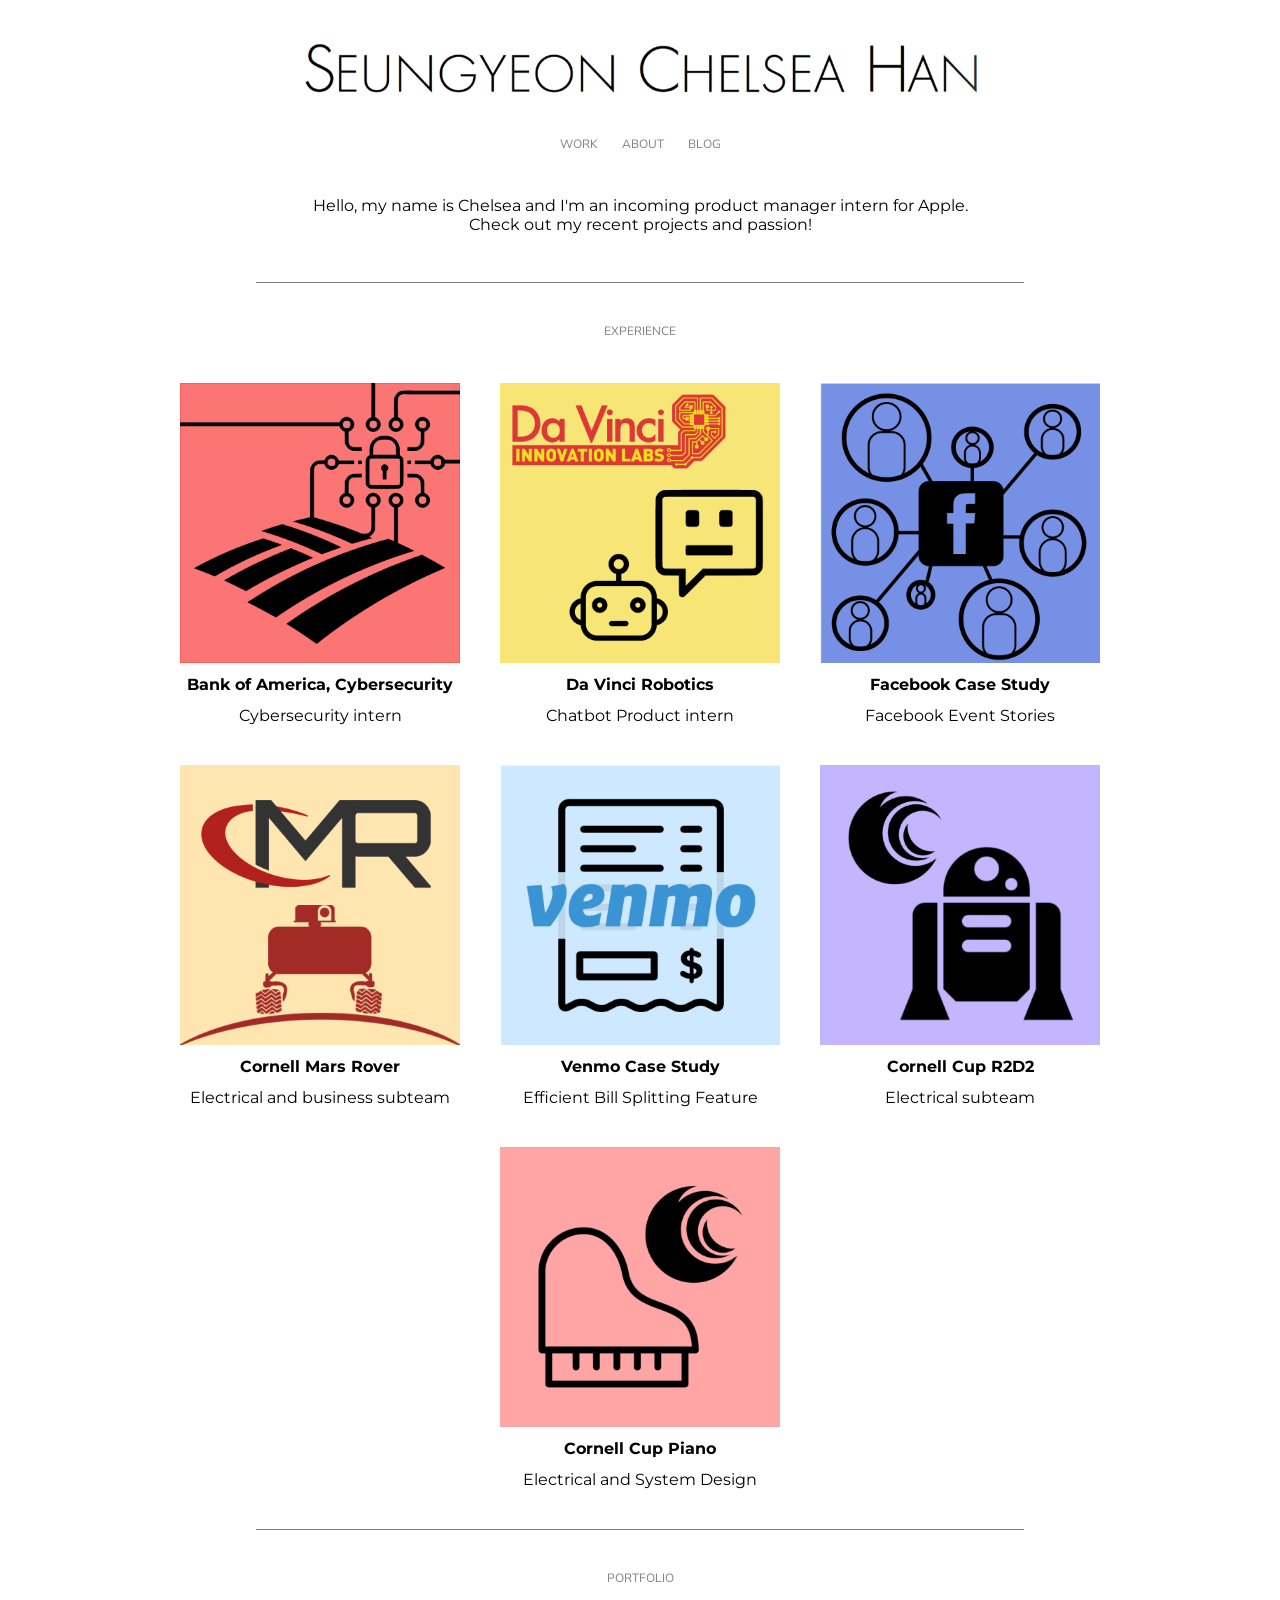
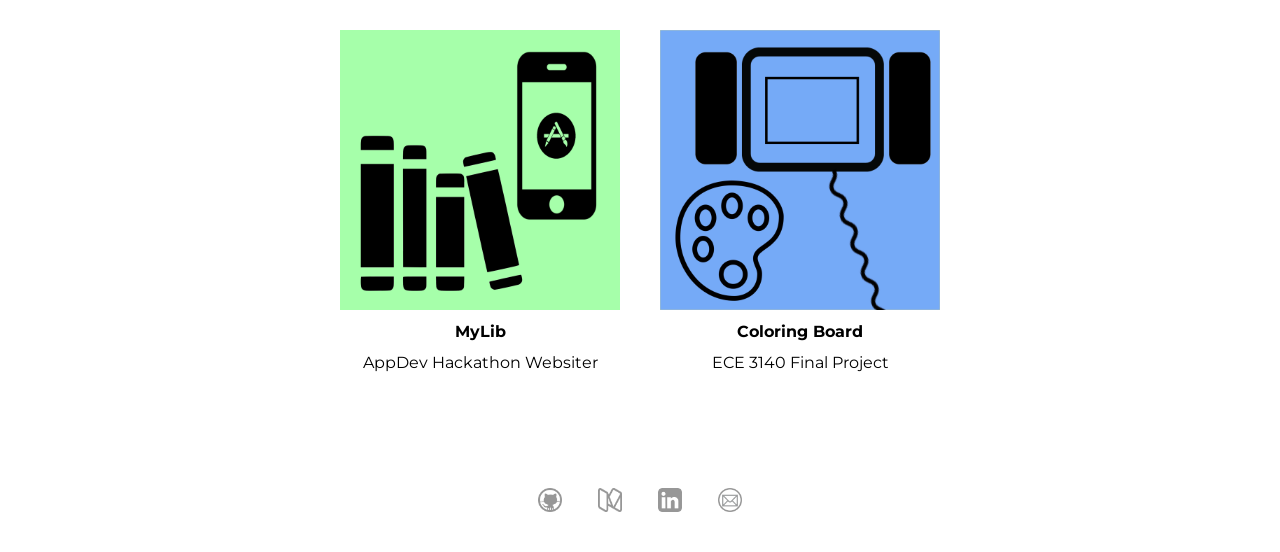
<file: index.html>
<html>
  <head>
    <title>Chelsea Han</title>
    <!-- make sure website looks right on mobile -->
    <meta name="viewport" content="width=device-width, initial-scale=0.5" />

    <!-- icon that shows up on the tab 'CH' -->
    <link rel="icon" type="image/png" href="favicon.png" />
    <link rel="stylesheet" type="text/css" href="main.css" />
    <link href="https://fonts.googleapis.com/css?family=Open+Sans:600" rel="stylesheet">
    <link href="https://fonts.googleapis.com/css?family=Montserrat:300|Nunito+Sans" rel="stylesheet">
      <!-- font-family: 'Nunito Sans', sans-serif;
           font-family: 'Montserrat', sans-serif; -->


    <!-- main js file handles projects -->
    <script type="text/javascript" src="main.js"></script>
    <!-- handles which page is showing -->
    <script type="text/javascript">
      function showPage(page) {
        // # = anchor link jumps down to the page
        //"" = query
        if (page === "#about") {
          document.querySelector(".about").style.display = "block";
          document.querySelector(".blog").style.display = "none";
          document.querySelector(".work").style.display = "none";
        }
        else if (page === "#blog") {
          document.querySelector(".about").style.display = "none";
          document.querySelector(".blog").style.display = "block";
          document.querySelector(".work").style.display = "none";
        }
        else {
          document.querySelector(".about").style.display = "none";
          document.querySelector(".blog").style.display = "none";
          document.querySelector(".work").style.display = "block";
        }
      }

      //load fires when webpage has been fully downloaded, lambda = create a function right there
      //when load happens, we will run this function
      window.addEventListener("load", function() {
        //location.hash is everything after the hash (in the url )
        showPage(location.hash);
        //in main.js
        loadPosts();
      });
    </script>
  </head>
  <body>

    <div class="topwrapper">

    <div class="topbar">

      <div class="logo">
        <a href="/#" onclick="javascript: showPage('#');">
          <img src="pictures/logo2.png" />
        </a>
      </div>

      <div class="nav">
        <div class="entry">
          <a href="/#" onclick="javascript: showPage('#');">
            WORK
          </a>
        </div>
        <div class="entry">
          <a href="/#about" onclick="javascript: showPage('#about');">
            ABOUT
          </a>
        </div>
        <div class="entry">
          <a href="/#blog" onclick="javascript: showPage('#blog');">
            BLOG
          </a>
        </div>
      </div>

    </div>

    <div class="content">

      <div class="work">
        <div>
          Hello, my name is Chelsea and I'm an incoming product manager intern for Apple.
          <br />
          Check out my recent projects and passion!
        </div>
        <div class="error">Error retrieving posts. Please try again later.</div>

        <div class="divider"></div>

        <div class="post-container experience">
          <div class="heading">EXPERIENCE</div>
        </div>

        <div class="divider"></div>

        <div class="post-container portfolio">
          <div class="heading">PORTFOLIO</div>
        </div>
      </div>

      <div class="about">
        <div>
          Hi there! I'm a junior attending Cornell University studying Information Science, Systems, and Technology and Computer Science.
          My professional passion lies in customer-oriented product management which was shaped by my previous internships that had heavy product ownership (check them out in the 'work' section).

          <br /><br />

          Outside intersts and passions is ART-ing and creating - music, illustrations, comics, watercolors, crocheting, origami, etc.

          <br /><br />
          Feel free to reach out to Chelsea:<br />
          Email: <a href="mailto:sh792@cornell.edu">sh792@cornell.edu</a><br />
        </div>

        <img src="pictures/profile2.jpg" />
      </div>

      <div class="blog">
        <div>
          This is where my blog posts will be.
          <br /><br />
          I recently decided to take a gap year for the year of 2019 working as product manager
          intern and exploring the world. This is where I will post about my experieinces and 
          whatever else.  :P 
        </div>
        <div class="error">Error retrieving posts. Please try again later.</div>

        <div class="post-container blog-posts">
        </div>
      </div>

    </div>

    </div>

    <div class="bottombar">

      <div class="social">
        <a href="https://github.com/chelsea0282b">
          <img src="pictures/icon_github.png" />
        </a>
        <a href="https://medium.com/@chelsea0282">
          <img src="pictures/icon_medium.png" />
        </a>
        <a href="https://www.linkedin.com/in/seungyeon-chelsea-han">
          <img src="pictures/icon_linkedin.png" />
        </a>
        <a href="mailto:sh792@cornell.edu">
          <img src="pictures/icon_email.png" />
        </a>
      </div>

    </div>

  </body>
</html>
</file>
<file: main.css>
.clear {
  clear: both;
}

.spacer {
  height: 36px;
}

a {
  text-decoration: none;
}

body {
  margin: 0;
  padding: 0;
  font-family: 'Montserrat', sans-serif;
  font-size: 16px;
}

.topwrapper {
  min-height: calc(100% - 128px);
  padding-bottom: 64px;
}

.topbar {
  font-family: 'Nunito Sans', sans-serif;
  text-align: center;
  padding: 30px;
  /*outline: 1px solid rgb(199, 199, 199);*/
}

.logo {
  font-size: 50px;
  margin-bottom: 16px;
}

.logo img {
  max-width: 800px;
  width: 100%;
}

.nav .entry {
  display: inline-block;
  padding-right: 10px;
  padding-left: 10px;
}

.nav a {
  color: grey;
  font-size: 12px;
}


.content {
  max-width: 960px;
  margin-left: auto;
  margin-right: auto;
  padding: 12px;
}

.content > div {
  display: none;
}

.about {
  text-align: center;
}

.about div {
  display: inline-block;
  text-align: left;
  width: calc(50% - 24px);
  padding: 8px;
}

.about img {
  display: inline-block;
  width: calc(50% - 24px);
  padding: 8px;
  vertical-align: top;
}


.work {
  text-align: center;
}

.work > div:first-child {
  padding-bottom: 48px;
}

.blog {
  text-align: center;
}

.error {
  display: none;
}


.post-container {
  padding-bottom: 20px;
}

.post-container .heading {
  font-size: 12px;
  font-family: 'Nunito Sans', sans-serif;
  padding: 24px;
  color: grey;
}

.divider {
  height: 16px;
  width: 80%;
  min-width: 240px;
  margin-left: auto;
  margin-right: auto;
  border-top: 1px solid grey;
}

.post {
  display: inline-block;
  max-width: 280px;
  margin: 20px;
  cursor: pointer;
  vertical-align: top;
}

.post .post-image img {
  max-width: 280px;
  width: 100%;
  max-height: 280px;
}

.post .post-title {
  margin-top: 12px;
  margin-bottom: 12px;
  text-align: center;
  font-weight: bold;
}

.post .post-short {
  text-align: center;
}

.post .clear {
  height: 12px;
}


.bottombar {
  height: 64px;
}

.social {
  text-align: center;
}

.social img {
  width: 24px;
  height: 24px;
  margin-left: 16px;
  margin-right: 16px;
}
</file>
